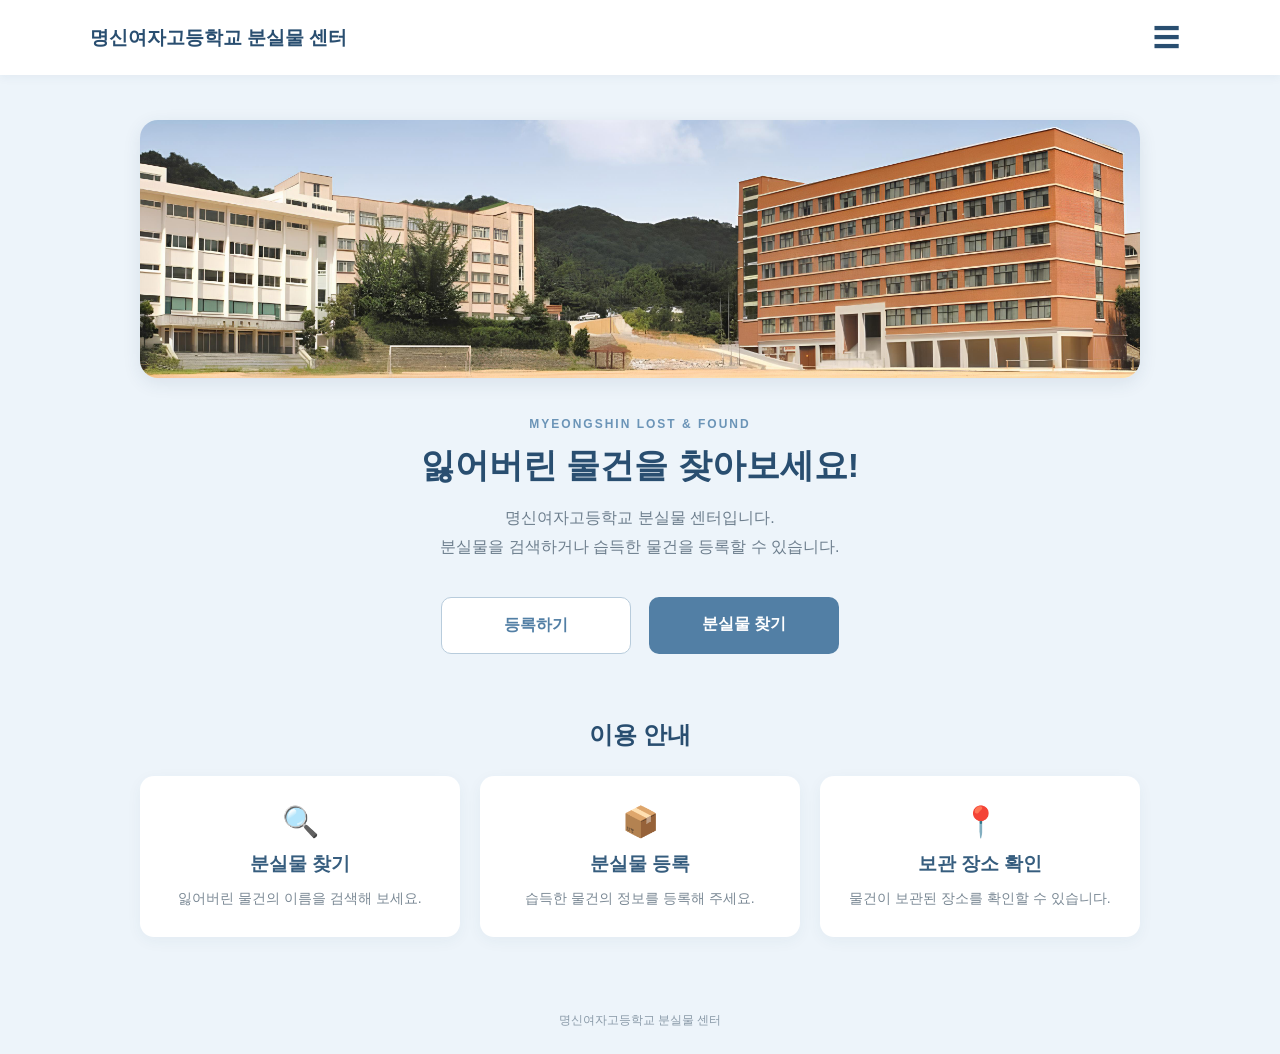
<file: index.html>
<!DOCTYPE html>
<html lang="ko">
<head>
    <meta charset="UTF-8">
    <meta name="viewport" content="width=device-width, initial-scale=1.0">
    <title>명신여자고등학교 분실물 센터</title>
    <link rel="stylesheet" href="style.css">
    <script src="script.js" defer></script>
</head>
<body>
    <header class="header">
        <a href="index.html" class="logo">명신여자고등학교 분실물 센터</a>
        <div class="menu-container">
            <button class="menu-button" id="menuButton">☰</button>
            <div class="dropdown-menu" id="dropdownMenu">
                <a href="admin.html">관리자 페이지</a>
            </div>
        </div>
    </header>

    <main class="home-container">
        <img src="images/school.jpg" alt="명신여자고등학교" class="school-image">

        <p class="small-title">MYEONGSHIN LOST & FOUND</p>
        <h1>잃어버린 물건을 찾아보세요!</h1>
        <p class="intro-text">
            명신여자고등학교 분실물 센터입니다.<br>
            분실물을 검색하거나 습득한 물건을 등록할 수 있습니다.
        </p>

        <div class="main-buttons">
            <a href="register.html" class="main-button white-button">등록하기</a>
            <a href="find.html" class="main-button blue-button">분실물 찾기</a>
        </div>

        <section class="guide-section">
            <h2>이용 안내</h2>
            <div class="guide-cards">
                <div class="guide-card">
                    <div class="guide-icon">🔍</div>
                    <h3>분실물 찾기</h3>
                    <p>잃어버린 물건의 이름을 검색해 보세요.</p>
                </div>
                <div class="guide-card">
                    <div class="guide-icon">📦</div>
                    <h3>분실물 등록</h3>
                    <p>습득한 물건의 정보를 등록해 주세요.</p>
                </div>
                <div class="guide-card">
                    <div class="guide-icon">📍</div>
                    <h3>보관 장소 확인</h3>
                    <p>물건이 보관된 장소를 확인할 수 있습니다.</p>
                </div>
            </div>
        </section>
    </main>

    <footer>명신여자고등학교 분실물 센터</footer>
</body>
</html>
</file>
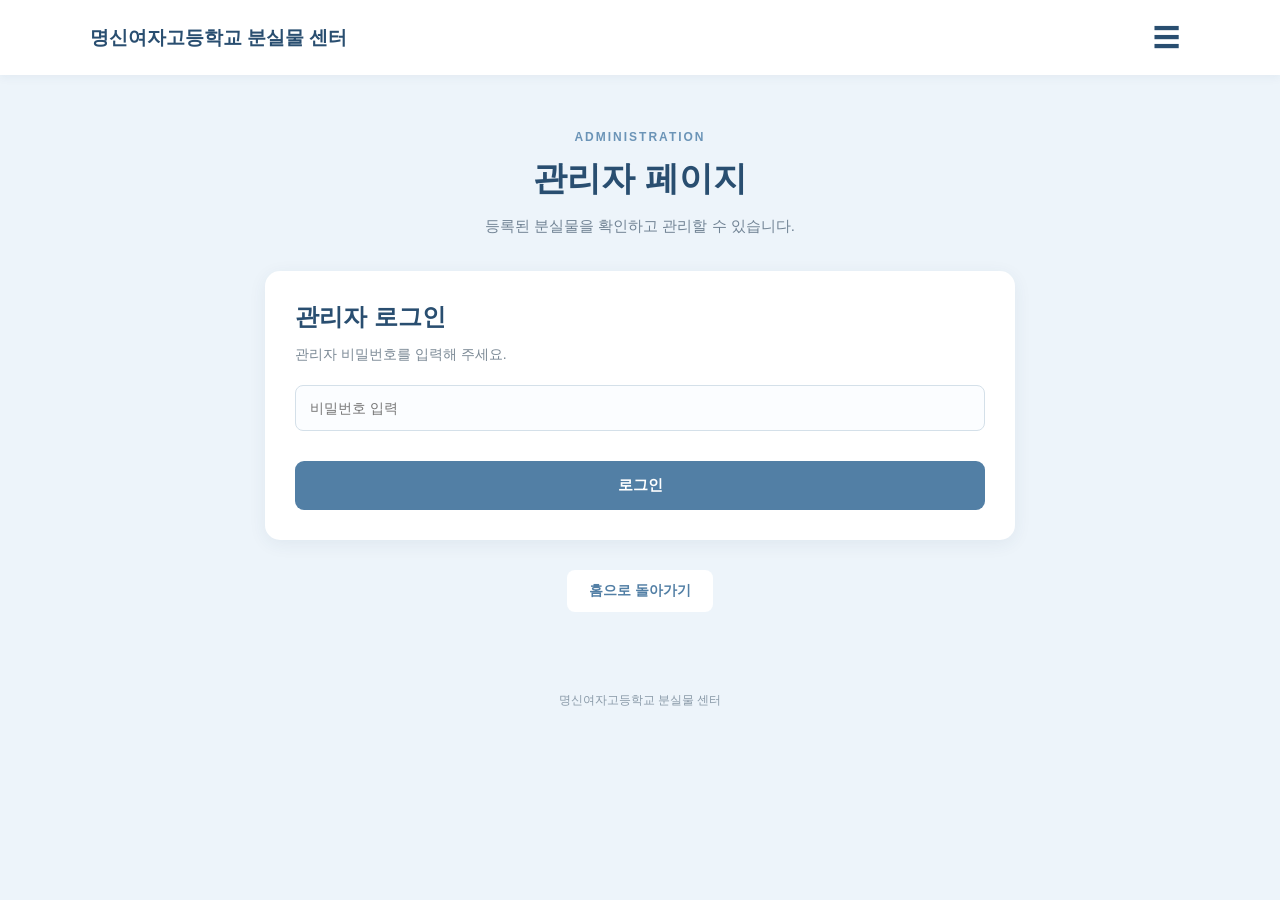
<file: admin.html>
<!DOCTYPE html>
<html lang="ko">
<head>
    <meta charset="UTF-8">
    <meta name="viewport" content="width=device-width, initial-scale=1.0">
    <title>관리자 페이지</title>
    <link rel="stylesheet" href="style.css">
    <script src="script.js" defer></script>
</head>
<body>
    <header class="header">
        <a href="index.html" class="logo">명신여자고등학교 분실물 센터</a>

        <div class="menu-container">
            <button class="menu-button" id="menuButton">☰</button>

            <div class="dropdown-menu" id="dropdownMenu">
                <a href="admin.html">관리자 페이지</a>
            </div>
        </div>
    </header>

    <main class="page-container">
        <div class="page-heading">
            <p class="small-title">ADMINISTRATION</p>
            <h1>관리자 페이지</h1>
            <p>등록된 분실물을 확인하고 관리할 수 있습니다.</p>
        </div>

        <!-- 관리자 로그인 -->
        <section id="adminLogin" class="form-card">
            <h2>관리자 로그인</h2>

            <p class="form-description">
                관리자 비밀번호를 입력해 주세요.
            </p>

            <form id="adminLoginForm">
                <input
                    type="password"
                    id="adminPassword"
                    placeholder="비밀번호 입력"
                    required
                >

                <button type="submit" class="submit-button">
                    로그인
                </button>
            </form>
        </section>

        <!-- 관리자 전용 관리 화면 -->
        <section id="adminPanel" class="admin-panel" hidden>
            <div class="admin-top">
                <h2>분실물 관리</h2>

                <button id="adminLogout" class="logout-button">
                    로그아웃
                </button>
            </div>

            <p class="form-description">
                물품의 자세한 정보를 확인하고 상태를 변경하거나 삭제할 수 있습니다.
            </p>

            <div id="adminItemList" class="item-list"></div>
        </section>

        <a href="index.html" class="back-button">
            홈으로 돌아가기
        </a>
    </main>

    <footer>명신여자고등학교 분실물 센터</footer>
</body>
</html>
</file>
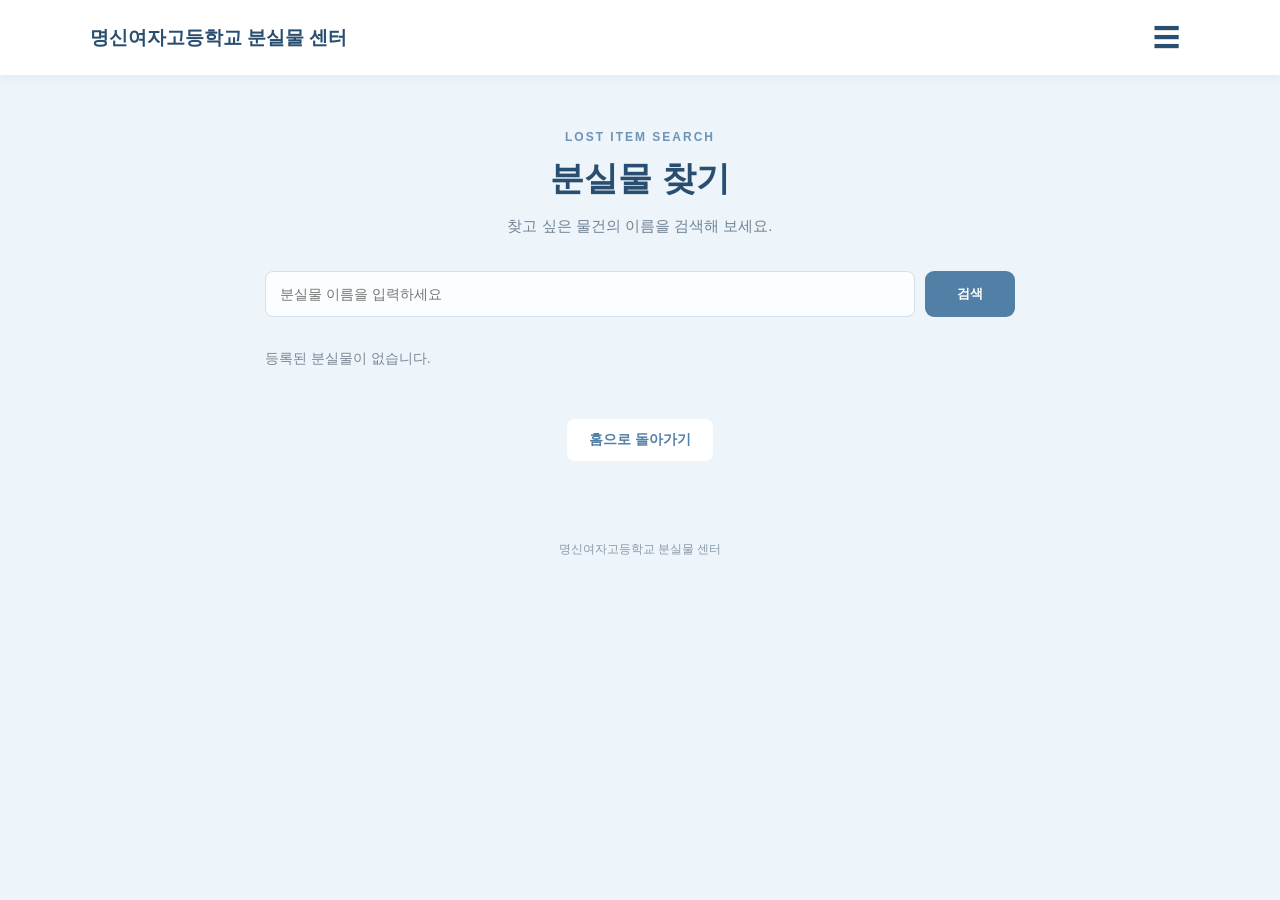
<file: find.html>
<!DOCTYPE html>
<html lang="ko">
<head>
    <meta charset="UTF-8">
    <meta name="viewport" content="width=device-width, initial-scale=1.0">
    <title>분실물 찾기</title>
    <link rel="stylesheet" href="style.css">
    <script src="script.js" defer></script>
</head>
<body>
    <header class="header">
        <a href="index.html" class="logo">명신여자고등학교 분실물 센터</a>

        <div class="menu-container">
            <button class="menu-button" id="menuButton">☰</button>

            <div class="dropdown-menu" id="dropdownMenu">
                <a href="admin.html">관리자 페이지</a>
            </div>
        </div>
    </header>

    <main class="page-container">
        <div class="page-heading">
            <p class="small-title">LOST ITEM SEARCH</p>
            <h1>분실물 찾기</h1>
            <p>찾고 싶은 물건의 이름을 검색해 보세요.</p>
        </div>

        <!-- 분실물 검색 -->
        <div class="search-box">
            <input
                type="text"
                id="searchInput"
                placeholder="분실물 이름을 입력하세요"
            >

            <button id="searchButton">검색</button>
        </div>

        <!-- 일반 회원에게 공개되는 분실물 목록 -->
        <div id="itemList" class="item-list"></div>

        <a href="index.html" class="back-button">
            홈으로 돌아가기
        </a>
    </main>

    <footer>명신여자고등학교 분실물 센터</footer>
</body>
</html>
</file>
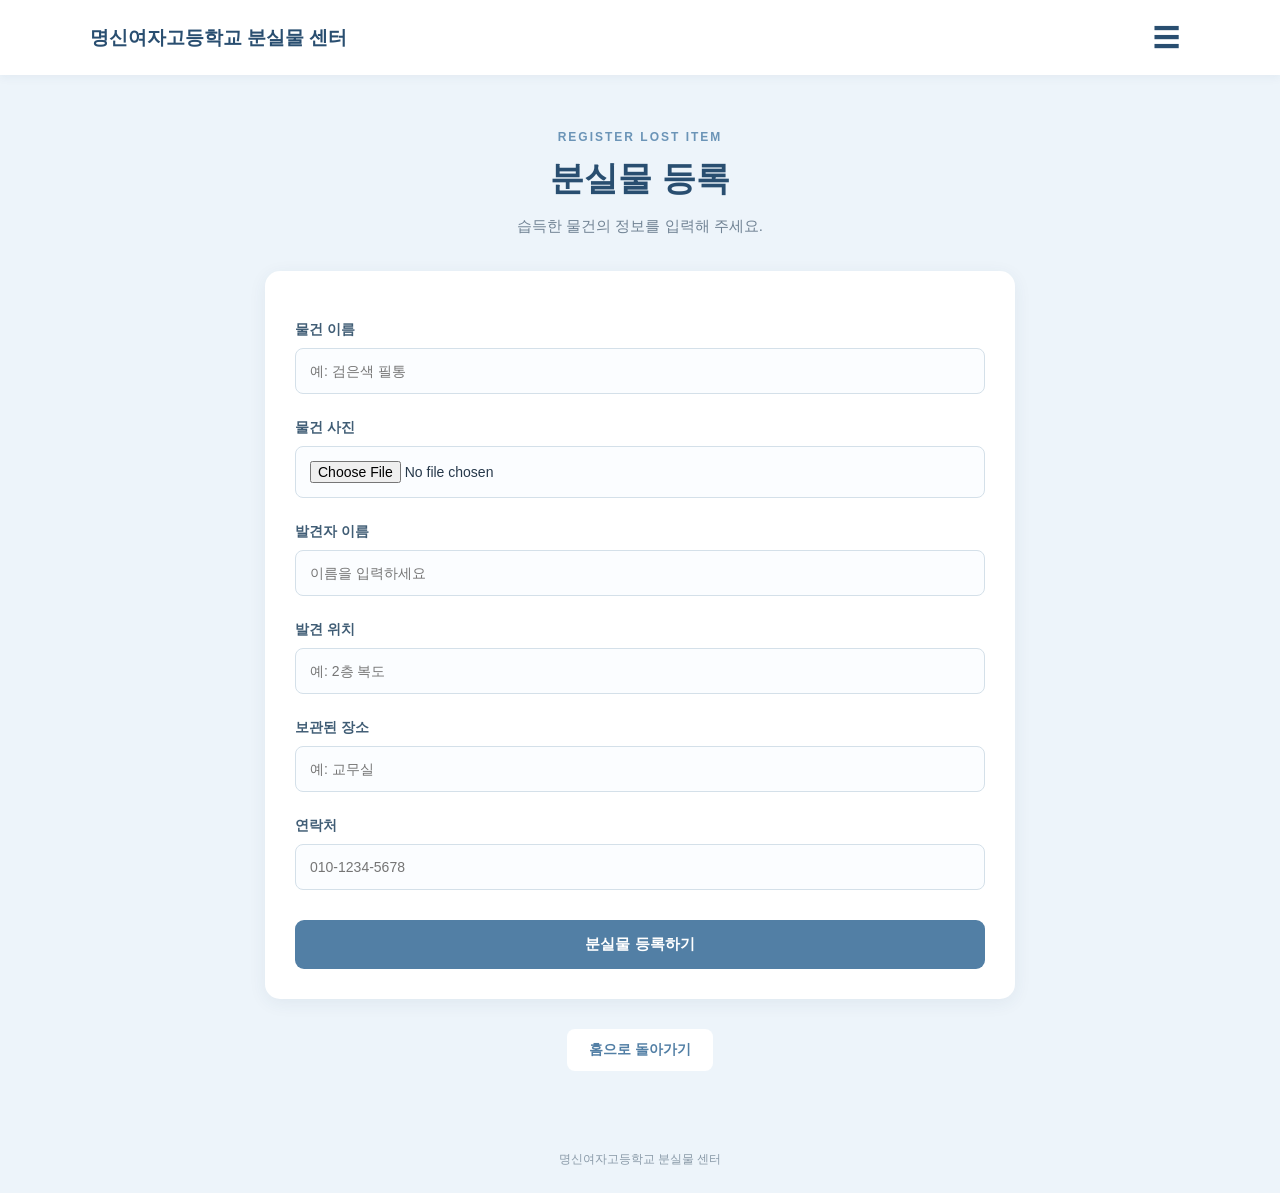
<file: register.html>
<!DOCTYPE html>
<html lang="ko">
<head>
    <meta charset="UTF-8">
    <meta name="viewport" content="width=device-width, initial-scale=1.0">
    <title>분실물 등록</title>
    <link rel="stylesheet" href="style.css">
    <script src="script.js" defer></script>
</head>
<body>
    <header class="header">
        <a href="index.html" class="logo">명신여자고등학교 분실물 센터</a>
        <div class="menu-container">
            <button class="menu-button" id="menuButton">☰</button>
            <div class="dropdown-menu" id="dropdownMenu">
                <a href="admin.html">관리자 페이지</a>
            </div>
        </div>
    </header>

    <main class="page-container">
        <div class="page-heading">
            <p class="small-title">REGISTER LOST ITEM</p>
            <h1>분실물 등록</h1>
            <p>습득한 물건의 정보를 입력해 주세요.</p>
        </div>

        <form id="registerForm" class="form-card">
            <label for="itemName">물건 이름</label>
            <input type="text" id="itemName" placeholder="예: 검은색 필통" required>

            <label for="itemImage">물건 사진</label>
            <input type="file" id="itemImage" accept="image/*" required>

            <label for="finder">발견자 이름</label>
            <input type="text" id="finder" placeholder="이름을 입력하세요" required>

            <label for="foundLocation">발견 위치</label>
            <input type="text" id="foundLocation" placeholder="예: 2층 복도" required>

            <label for="storageLocation">보관된 장소</label>
            <input type="text" id="storageLocation" placeholder="예: 교무실" required>

            <label for="contact">연락처</label>
            <input
                type="tel"
                id="contact"
                placeholder="010-1234-5678"
                pattern="010-[0-9]{4}-[0-9]{4}"
                maxlength="13"
                required
            >

            <button type="submit" class="submit-button">분실물 등록하기</button>
        </form>

        <a href="index.html" class="back-button">홈으로 돌아가기</a>
    </main>

    <footer>명신여자고등학교 분실물 센터</footer>
</body>
</html>
</file>
<file: style.css>
* {
    box-sizing: border-box;
    margin: 0;
    padding: 0;
}

body {
    font-family: "Noto Sans KR", Arial, sans-serif;
    background-color: #edf4fa;
    color: #26384a;
    min-height: 100vh;
}

/* 상단 메뉴 */
.header {
    height: 75px;
    padding: 0 7%;
    display: flex;
    justify-content: space-between;
    align-items: center;
    background-color: white;
    box-shadow: 0 2px 10px rgba(40, 70, 100, 0.06);
    position: relative;
    z-index: 10;
}

.logo {
    color: #294e70;
    text-decoration: none;
    font-size: 19px;
    font-weight: 800;
}

.menu-container {
    position: relative;
}

.menu-button {
    border: none;
    background: none;
    color: #294e70;
    font-size: 27px;
    cursor: pointer;
    padding: 5px 10px;
}

.dropdown-menu {
    display: none;
    position: absolute;
    right: 0;
    top: 43px;
    width: 160px;
    background: white;
    border-radius: 10px;
    box-shadow: 0 5px 20px rgba(30, 60, 90, 0.15);
    overflow: hidden;
}

.dropdown-menu.show {
    display: block;
}

.dropdown-menu a {
    display: block;
    padding: 15px;
    color: #294e70;
    text-decoration: none;
    font-size: 14px;
}

.dropdown-menu a:hover {
    background-color: #edf4fa;
}

/* 홈 화면 */
.home-container {
    max-width: 1050px;
    margin: 45px auto;
    padding: 0 25px;
    text-align: center;
}

.school-image {
    width: 100%;
    max-height: 330px;
    object-fit: cover;
    border-radius: 18px;
    margin-bottom: 35px;
    box-shadow: 0 5px 18px rgba(40, 70, 100, 0.1);
}

.small-title {
    color: #6b94b7;
    font-size: 12px;
    font-weight: 800;
    letter-spacing: 2px;
    margin-bottom: 12px;
}

.home-container h1,
.page-heading h1 {
    color: #294e70;
    font-size: 34px;
    margin-bottom: 15px;
}

.intro-text {
    color: #6d7e8d;
    line-height: 1.8;
}

/* 메인 버튼 */
.main-buttons {
    display: flex;
    justify-content: center;
    gap: 18px;
    margin: 35px 0 65px;
}

.main-button {
    width: 190px;
    padding: 17px;
    border-radius: 10px;
    text-decoration: none;
    font-weight: 700;
    transition: 0.2s;
}

.blue-button {
    background-color: #527fa5;
    color: white;
}

.white-button {
    background-color: white;
    color: #527fa5;
    border: 1px solid #b8ccdc;
}

.main-button:hover {
    transform: translateY(-3px);
}

/* 이용 안내 */
.guide-section h2 {
    color: #294e70;
    margin-bottom: 25px;
}

.guide-cards {
    display: grid;
    grid-template-columns: repeat(3, 1fr);
    gap: 20px;
}

.guide-card {
    background-color: white;
    padding: 28px 18px;
    border-radius: 14px;
    box-shadow: 0 4px 15px rgba(40, 70, 100, 0.05);
}

.guide-icon {
    font-size: 30px;
    margin-bottom: 12px;
}

.guide-card h3 {
    color: #365d7e;
    margin-bottom: 10px;
}

.guide-card p {
    color: #7b8995;
    font-size: 14px;
    line-height: 1.6;
}

/* 일반 페이지 */
.page-container {
    max-width: 800px;
    margin: 55px auto;
    padding: 0 25px;
}

.page-heading {
    text-align: center;
    margin-bottom: 35px;
}

.page-heading p:last-child {
    color: #718394;
    font-size: 15px;
}

/* 검색창 */
.search-box {
    display: flex;
    gap: 10px;
    margin-bottom: 30px;
}

.search-box input {
    flex: 1;
    min-width: 0;
}

.search-box button {
    width: 90px;
    flex-shrink: 0;
    border: none;
    border-radius: 9px;
    background-color: #527fa5;
    color: white;
    font-weight: 700;
    cursor: pointer;
}

/* 입력창 및 폼 */
input {
    width: 100%;
    padding: 14px;
    border: 1px solid #d4e0e9;
    border-radius: 8px;
    background-color: #fbfdff;
    font-size: 14px;
    outline: none;
}

input:focus {
    border-color: #6b94b7;
}

.form-card {
    background-color: white;
    padding: 30px;
    border-radius: 15px;
    box-shadow: 0 4px 18px rgba(40, 70, 100, 0.07);
}

.form-card h2 {
    color: #294e70;
    margin-bottom: 10px;
}

.form-card label {
    display: block;
    color: #405d75;
    font-weight: 700;
    font-size: 14px;
    margin: 20px 0 9px;
}

.form-card input {
    margin-bottom: 5px;
}

.form-description {
    color: #7b8995;
    font-size: 14px;
    line-height: 1.6;
    margin-bottom: 20px;
}

.submit-button {
    width: 100%;
    padding: 15px;
    margin-top: 25px;
    border: none;
    border-radius: 9px;
    background-color: #527fa5;
    color: white;
    font-size: 15px;
    font-weight: 700;
    cursor: pointer;
}

.submit-button:hover,
.search-box button:hover {
    background-color: #3f6d94;
}

/* 분실물 목록 */
.item-list {
    display: flex;
    flex-direction: column;
    gap: 15px;
}

/* 분실물 카드 */
.lost-item-card {
    width: 100%;
    background-color: white;
    border-radius: 13px;
    padding: 18px;
    display: flex;
    align-items: center;
    gap: 20px;
    box-shadow: 0 3px 12px rgba(40, 70, 100, 0.05);
}

.lost-item-card img {
    width: 105px;
    height: 105px;
    flex-shrink: 0;
    object-fit: cover;
    border-radius: 10px;
    background-color: #edf4fa;
}

.item-card-text {
    flex: 1;
    min-width: 0;
    width: auto;
}

.item-card-text h3 {
    color: #294e70;
    margin-bottom: 8px;
    word-break: keep-all;
}

.item-card-text p {
    color: #81909d;
    font-size: 13px;
    line-height: 1.8;
    word-break: keep-all;
}

/* 분실물 상태 */
.status {
    display: inline-block;
    margin-top: 9px;
    padding: 5px 10px;
    border-radius: 20px;
    font-size: 12px;
    font-weight: 700;
}

.status-waiting {
    background-color: #e5f0fa;
    color: #527fa5;
}

.status-found {
    background-color: #e7f3e9;
    color: #39804b;
}

/* 버튼 공통 */
.detail-button,
.delete-button,
.found-button,
.cancel-found-button {
    border: none;
    border-radius: 8px;
    padding: 10px 14px;
    margin-top: 12px;
    font-size: 13px;
    font-weight: 700;
    cursor: pointer;
}

.detail-button {
    background-color: #527fa5;
    color: white;
}

.detail-button:hover {
    background-color: #3f6d94;
}

.delete-button {
    background-color: #d96b6b;
    color: white;
}

.delete-button:hover {
    background-color: #c65353;
}

.found-button {
    background-color: #4d9461;
    color: white;
}

.cancel-found-button {
    background-color: #8797a5;
    color: white;
}

/* 자세히 보기 */
.detail-box {
    display: block;
    width: 100%;
    margin-top: 10px;
    padding: 22px;
    background-color: #f7fafc;
    border: 1px solid #dce7ef;
    border-radius: 12px;
}

.detail-box h3 {
    color: #294e70;
    margin-bottom: 12px;
}

.detail-box p {
    color: #536b80;
    font-size: 14px;
    line-height: 2;
}

.detail-actions {
    display: flex;
    flex-wrap: wrap;
    gap: 8px;
    margin-top: 12px;
}

.detail-actions button {
    margin-top: 0;
}

/* 관리자 페이지 */
.admin-panel {
    margin-top: 25px;
}

.admin-top {
    display: flex;
    align-items: center;
    justify-content: space-between;
    margin-bottom: 18px;
}

.admin-top h2 {
    color: #294e70;
}

.logout-button {
    border: 1px solid #b8ccdc;
    background-color: white;
    color: #527fa5;
    padding: 9px 15px;
    border-radius: 8px;
    cursor: pointer;
}

/* 홈으로 돌아가기 */
.back-button {
    display: block;
    width: fit-content;
    margin: 30px auto 0;
    padding: 12px 22px;
    border-radius: 8px;
    background-color: white;
    color: #527fa5;
    text-decoration: none;
    font-size: 14px;
    font-weight: 700;
}

/* 하단 */
footer {
    text-align: center;
    padding: 25px;
    color: #8a9aa8;
    font-size: 12px;
    margin-top: 50px;
}

/* 모바일 화면 */
@media (max-width: 600px) {
    .header {
        padding: 0 5%;
    }

    .logo {
        font-size: 15px;
    }

    .home-container h1,
    .page-heading h1 {
        font-size: 26px;
    }

    .guide-cards {
        grid-template-columns: 1fr;
    }

    .main-buttons {
        gap: 10px;
    }

    .main-button {
        width: 48%;
    }

    .form-card {
        padding: 22px;
    }

    .lost-item-card {
        align-items: center;
        flex-wrap: nowrap;
        gap: 12px;
    }

    .lost-item-card img {
        width: 85px;
        height: 85px;
    }

    .item-card-text {
        flex: 1;
        width: auto;
        min-width: 0;
    }

    .detail-box {
        padding: 16px;
    }
}
</file>
